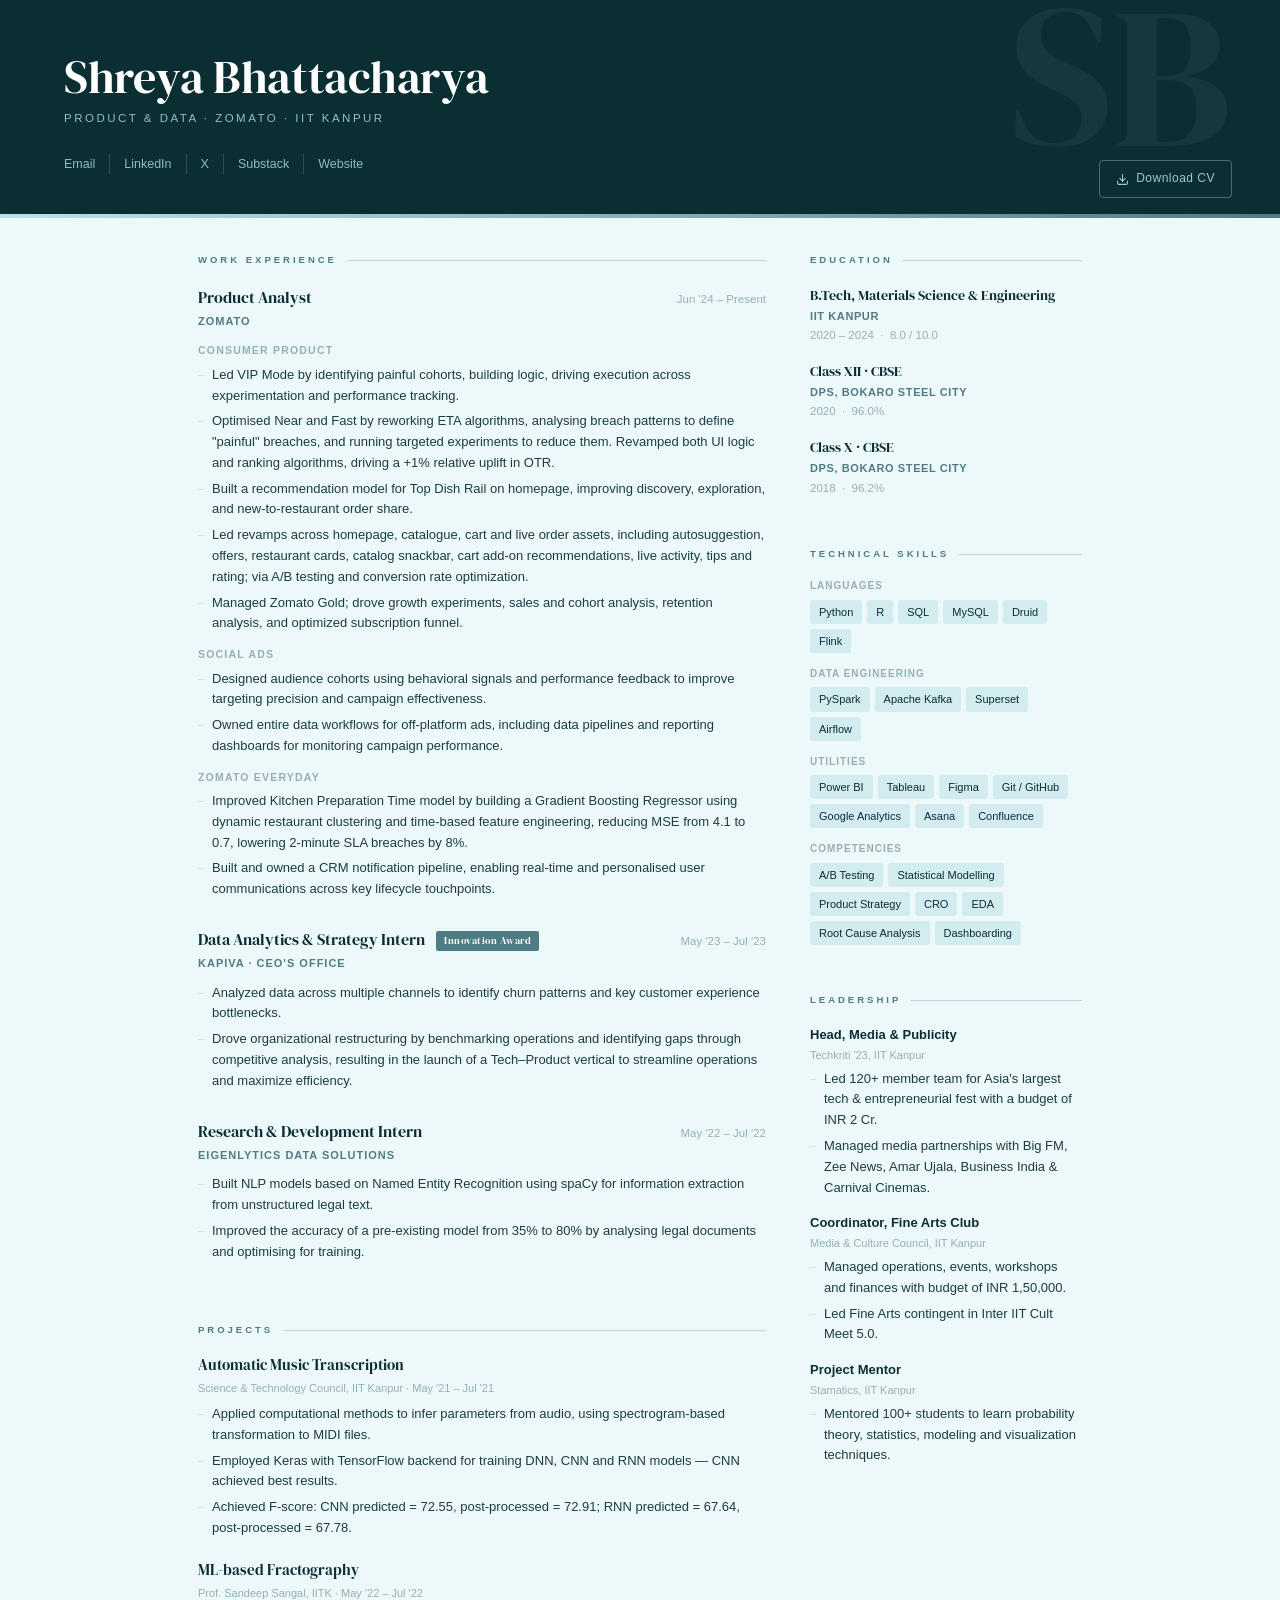
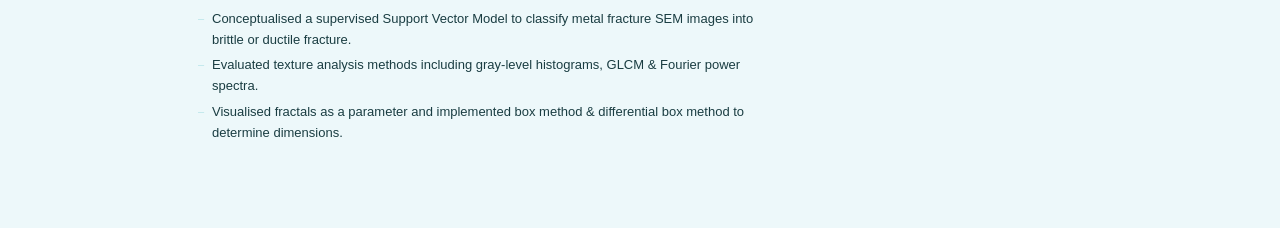
<file: resume.html>
<!DOCTYPE html>
<html lang="en">
<head>
<meta charset="UTF-8">
<meta name="viewport" content="width=device-width, initial-scale=1.0">
<title>Shreya Bhattacharya — Resume</title>
<link rel="icon" type="image/x-icon" href="img/favicon/favicon.ico">
<link rel="icon" type="image/png" sizes="16x16" href="img/favicon/favicon-16x16.png">
<link rel="icon" type="image/png" sizes="32x32" href="img/favicon/favicon-32x32.png">
<link rel="apple-touch-icon" sizes="180x180" href="img/favicon/apple-touch-icon.png">
<link rel="icon" type="image/png" sizes="192x192" href="img/favicon/android-chrome-192x192.png">
<link rel="icon" type="image/png" sizes="512x512" href="img/favicon/android-chrome-512x512.png">
<link href="https://fonts.googleapis.com/css2?family=DM+Serif+Display:ital@0;1&family=Google+Sans+Text:wght@300;400;500&display=swap" rel="stylesheet">
<style>
  :root {
    --bg:         #edf8fa;
    --mid:        #93B1B5;
    --teal:       #4F7C82;
    --dark:       #0B2E33;
    --light-teal: #B8E3E9;
    --ink:        #0B2E33;
    --muted:      #4F7C82;
    --tag-bg:     #d2ecf0;
    --divider:    #b8d8dd;
    --header-bg:  #0B2E33;
  }

  *, *::before, *::after { box-sizing: border-box; margin: 0; padding: 0; }

  body {
    font-family: 'Google Sans Text', 'Segoe UI', sans-serif;
    background: var(--bg);
    color: var(--ink);
    font-size: 13.5px;
    line-height: 1.65;
  }

  /* HEADER */
  header {
    background: var(--header-bg);
    color: #fff;
    padding: 52px 64px 44px;
    position: relative;
    overflow: hidden;
  }
  header::after {
    content: '';
    position: absolute;
    bottom: 0; left: 0; right: 0;
    height: 4px;
    background: linear-gradient(90deg, var(--light-teal), var(--teal));
  }
  header::before {
    content: 'SB';
    font-family: 'DM Serif Display', serif;
    font-size: 200px;
    color: rgba(184,227,233,0.06);
    position: absolute;
    right: 48px;
    top: -24px;
    line-height: 1;
    pointer-events: none;
    user-select: none;
  }

  .name {
    font-family: 'DM Serif Display', serif;
    font-size: 46px;
    font-weight: 400;
    letter-spacing: -0.3px;
    line-height: 1.1;
    margin-bottom: 6px;
  }
  .tagline {
    font-size: 11.5px;
    font-weight: 400;
    color: var(--light-teal);
    letter-spacing: 2.5px;
    text-transform: uppercase;
    margin-bottom: 26px;
    opacity: 0.8;
  }
  .contacts {
    display: flex;
    flex-wrap: wrap;
    align-items: center;
  }
  .contacts a {
    color: rgba(184,227,233,0.78);
    text-decoration: none;
    font-size: 12.5px;
    font-weight: 400;
    transition: color 0.2s;
    padding: 0 14px;
    border-right: 1px solid rgba(184,227,233,0.18);
  }
  .contacts a:first-child { padding-left: 0; }
  .contacts a:last-child { border-right: none; }
  .contacts a:hover { color: var(--light-teal); }

  /* LAYOUT */
  .wrapper {
    max-width: 980px;
    margin: 0 auto;
    padding: 0 48px 64px;
    display: grid;
    grid-template-columns: 1fr 272px;
    gap: 0 44px;
  }

  section { padding-top: 34px; }

  .section-label {
    font-size: 9.5px;
    letter-spacing: 3px;
    text-transform: uppercase;
    color: var(--teal);
    font-weight: 600;
    margin-bottom: 16px;
    display: flex;
    align-items: center;
    gap: 10px;
  }
  .section-label::after {
    content: '';
    flex: 1;
    height: 1px;
    background: var(--divider);
  }

  /* EXPERIENCE */
  .job { margin-bottom: 26px; }
  .job-header {
    display: flex;
    justify-content: space-between;
    align-items: baseline;
    flex-wrap: wrap;
    gap: 4px;
    margin-bottom: 2px;
  }
  .job-title {
    font-family: 'DM Serif Display', serif;
    font-size: 16px;
    font-weight: 400;
    color: var(--dark);
  }
  .job-period {
    font-size: 11.5px;
    color: var(--mid);
    white-space: nowrap;
  }
  .job-company {
    font-size: 11px;
    color: var(--teal);
    font-weight: 600;
    letter-spacing: 1px;
    margin-bottom: 10px;
    text-transform: uppercase;
  }
  .award-badge {
    display: inline-block;
    background: var(--teal);
    color: white;
    font-size: 9.5px;
    letter-spacing: 0.5px;
    padding: 2px 8px;
    border-radius: 2px;
    margin-left: 8px;
    vertical-align: middle;
    font-weight: 500;
  }
  .sub-role {
    font-size: 10.5px;
    font-weight: 600;
    color: var(--mid);
    text-transform: uppercase;
    letter-spacing: 1.2px;
    margin: 12px 0 5px;
  }

  ul { list-style: none; padding: 0; }
  ul li {
    font-size: 13px;
    color: #1a3d42;
    padding-left: 14px;
    position: relative;
    margin-bottom: 5px;
    line-height: 1.6;
  }
  ul li::before {
    content: '–';
    position: absolute;
    left: 0;
    color: var(--light-teal);
    font-size: 11px;
    top: 1px;
  }

  /* PROJECTS */
  .project { margin-bottom: 20px; }
  .project-title {
    font-family: 'DM Serif Display', serif;
    font-size: 14.5px;
    font-weight: 400;
    color: var(--dark);
    margin-bottom: 1px;
  }
  .project-meta {
    font-size: 11px;
    color: var(--mid);
    margin-bottom: 7px;
  }

  /* SIDEBAR */
  .sidebar section { padding-top: 34px; }

  .edu-item { margin-bottom: 15px; }
  .edu-degree {
    font-family: 'DM Serif Display', serif;
    font-size: 14px;
    font-weight: 400;
    color: var(--dark);
  }
  .edu-school {
    font-size: 11px;
    color: var(--teal);
    font-weight: 600;
    text-transform: uppercase;
    letter-spacing: 0.6px;
    margin-bottom: 1px;
  }
  .edu-meta {
    font-size: 11.5px;
    color: var(--mid);
  }

  .skill-group { margin-bottom: 13px; }
  .skill-cat {
    font-size: 10px;
    font-weight: 600;
    color: var(--mid);
    text-transform: uppercase;
    letter-spacing: 1px;
    margin-bottom: 5px;
  }
  .skill-tags { display: flex; flex-wrap: wrap; gap: 5px; }
  .tag {
    background: var(--tag-bg);
    color: var(--dark);
    font-size: 11px;
    padding: 3px 9px;
    border-radius: 3px;
    font-weight: 500;
  }

  .extra-item { margin-bottom: 12px; }
  .extra-role {
    font-size: 13px;
    font-weight: 600;
    color: var(--dark);
  }
  .extra-org {
    font-size: 11px;
    color: var(--mid);
    margin-bottom: 3px;
  }

  @keyframes fadeUp {
    from { opacity: 0; transform: translateY(14px); }
    to   { opacity: 1; transform: translateY(0); }
  }
  header   { animation: fadeUp 0.55s ease both; }
  .wrapper { animation: fadeUp 0.55s ease 0.1s both; }

  @media print {
    body { background: white; }
    header { -webkit-print-color-adjust: exact; print-color-adjust: exact; }
  }

  .download-btn {
  position: absolute;
  bottom: 20px;
  right: 48px;
  display: flex;
  align-items: center;
  gap: 7px;
  background: transparent;
  border: 1px solid rgba(184,227,233,0.35);
  color: rgba(184,227,233,0.85);
  font-size: 12px;
  font-weight: 500;
  letter-spacing: 0.5px;
  padding: 8px 16px;
  border-radius: 4px;
  cursor: pointer;
  text-decoration: none;
  transition: background 0.2s, border-color 0.2s, color 0.2s;
  z-index: 10;
}
.download-btn:hover {
  background: rgba(184,227,233,0.1);
  border-color: rgba(184,227,233,0.65);
  color: #fff;
}
.download-btn svg {
  width: 13px;
  height: 13px;
  flex-shrink: 0;
}
  
</style>
</head>
<body>

<header>
  <div class="name">Shreya Bhattacharya</div>
  <div class="tagline">Product &amp; Data · Zomato · IIT Kanpur</div>
  <div class="contacts">
    <a id="email-link" href="#" title="Click to copy email">Email</a>
    <a href="https://www.linkedin.com/in/shreyab20" target="_blank">LinkedIn</a>
    <a href="https://x.com/burgirdedo" target="_blank">X</a>
    <a href="https://bhatta20.substack.com/" target="_blank">Substack</a>
    <a href="https://shreyabhatta.github.io/" target="_blank">Website</a>
  </div>
  <div id="email-toast" style="
    display:none;
    position:fixed;
    bottom:28px;
    left:50%;
    transform:translateX(-50%);
    background:rgba(11,46,51,0.92);
    color:#B8E3E9;
    font-size:12.5px;
    padding:10px 20px;
    border-radius:6px;
    letter-spacing:0.3px;
    z-index:999;
    backdrop-filter:blur(6px);
    border:1px solid rgba(184,227,233,0.15);
    pointer-events:none;
  ">📋 Email copied to clipboard</div>
  <script>
    document.getElementById('email-link').addEventListener('click', function(e) {
      e.preventDefault();
      var email = ['pvt.shreyabhattacharya', 'gmail.com'].join('@');
      navigator.clipboard.writeText(email).then(function() {
        var toast = document.getElementById('email-toast');
        toast.style.display = 'block';
        setTimeout(function() { toast.style.display = 'none'; }, 2200);
      }).catch(function() {
        window.location.href = 'mailto:' + email;
      });
    });
  </script>
  
  <a class="download-btn" href="Current_Resume.pdf" download="Shreya_Bhattacharya_Resume.pdf">
    <svg viewBox="0 0 24 24" fill="none" stroke="currentColor" stroke-width="2" stroke-linecap="round" stroke-linejoin="round">
      <path d="M21 15v4a2 2 0 0 1-2 2H5a2 2 0 0 1-2-2v-4"/>
      <polyline points="7 10 12 15 17 10"/>
      <line x1="12" y1="15" x2="12" y2="3"/>
    </svg>
    Download CV
  </a>
  
</header>

<div class="wrapper">

  <main>

    <section>
      <div class="section-label">Work Experience</div>

      <div class="job">
        <div class="job-header">
          <div class="job-title">Product Analyst</div>
          <div class="job-period">Jun '24 – Present</div>
        </div>
        <div class="job-company">Zomato</div>

        <div class="sub-role">Consumer Product</div>
        <ul>
          <li>Led VIP Mode by identifying painful cohorts, building logic, driving execution across experimentation and performance tracking.</li>
          <li>Optimised Near and Fast by reworking ETA algorithms, analysing breach patterns to define "painful" breaches, and running targeted experiments to reduce them. Revamped both UI logic and ranking algorithms, driving a +1% relative uplift in OTR.</li>
          <li>Built a recommendation model for Top Dish Rail on homepage, improving discovery, exploration, and new-to-restaurant order share.</li>
          <li>Led revamps across homepage, catalogue, cart and live order assets, including autosuggestion, offers, restaurant cards, catalog snackbar, cart add-on recommendations, live activity, tips and rating; via A/B testing and conversion rate optimization.</li>
          <li>Managed Zomato Gold; drove growth experiments, sales and cohort analysis, retention analysis, and optimized subscription funnel.</li>
        </ul>

        <div class="sub-role">Social Ads</div>
        <ul>
          <li>Designed audience cohorts using behavioral signals and performance feedback to improve targeting precision and campaign effectiveness.</li>
          <li>Owned entire data workflows for off-platform ads, including data pipelines and reporting dashboards for monitoring campaign performance.</li>
        </ul>

        <div class="sub-role">Zomato Everyday</div>
        <ul>
          <li>Improved Kitchen Preparation Time model by building a Gradient Boosting Regressor using dynamic restaurant clustering and time-based feature engineering, reducing MSE from 4.1 to 0.7, lowering 2-minute SLA breaches by 8%.</li>
          <li>Built and owned a CRM notification pipeline, enabling real-time and personalised user communications across key lifecycle touchpoints.</li>
        </ul>
      </div>

      <div class="job">
        <div class="job-header">
          <div class="job-title">Data Analytics &amp; Strategy Intern <span class="award-badge">Innovation Award</span></div>
          <div class="job-period">May '23 – Jul '23</div>
        </div>
        <div class="job-company">Kapiva · CEO's Office</div>
        <ul>
          <li>Analyzed data across multiple channels to identify churn patterns and key customer experience bottlenecks.</li>
          <li>Drove organizational restructuring by benchmarking operations and identifying gaps through competitive analysis, resulting in the launch of a Tech–Product vertical to streamline operations and maximize efficiency.</li>
        </ul>
      </div>

      <div class="job">
        <div class="job-header">
          <div class="job-title">Research &amp; Development Intern</div>
          <div class="job-period">May '22 – Jul '22</div>
        </div>
        <div class="job-company">Eigenlytics Data Solutions</div>
        <ul>
          <li>Built NLP models based on Named Entity Recognition using spaCy for information extraction from unstructured legal text.</li>
          <li>Improved the accuracy of a pre-existing model from 35% to 80% by analysing legal documents and optimising for training.</li>
        </ul>
      </div>
    </section>

    <section>
      <div class="section-label">Projects</div>

      <div class="project">
        <div class="project-title">Automatic Music Transcription</div>
        <div class="project-meta">Science &amp; Technology Council, IIT Kanpur · May '21 – Jul '21</div>
        <ul>
          <li>Applied computational methods to infer parameters from audio, using spectrogram-based transformation to MIDI files.</li>
          <li>Employed Keras with TensorFlow backend for training DNN, CNN and RNN models — CNN achieved best results.</li>
          <li>Achieved F-score: CNN predicted = 72.55, post-processed = 72.91; RNN predicted = 67.64, post-processed = 67.78.</li>
        </ul>
      </div>

      <div class="project">
        <div class="project-title">ML-based Fractography</div>
        <div class="project-meta">Prof. Sandeep Sangal, IITK · May '22 – Jul '22</div>
        <ul>
          <li>Conceptualised a supervised Support Vector Model to classify metal fracture SEM images into brittle or ductile fracture.</li>
          <li>Evaluated texture analysis methods including gray-level histograms, GLCM &amp; Fourier power spectra.</li>
          <li>Visualised fractals as a parameter and implemented box method &amp; differential box method to determine dimensions.</li>
        </ul>
      </div>
    </section>

  </main>

  <aside class="sidebar">

    <section>
      <div class="section-label">Education</div>
      <div class="edu-item">
        <div class="edu-degree">B.Tech, Materials Science &amp; Engineering</div>
        <div class="edu-school">IIT Kanpur</div>
        <div class="edu-meta">2020 – 2024 &nbsp;·&nbsp; 8.0 / 10.0</div>
      </div>
      <div class="edu-item">
        <div class="edu-degree">Class XII · CBSE</div>
        <div class="edu-school">DPS, Bokaro Steel City</div>
        <div class="edu-meta">2020 &nbsp;·&nbsp; 96.0%</div>
      </div>
      <div class="edu-item">
        <div class="edu-degree">Class X · CBSE</div>
        <div class="edu-school">DPS, Bokaro Steel City</div>
        <div class="edu-meta">2018 &nbsp;·&nbsp; 96.2%</div>
      </div>
    </section>

    <section>
      <div class="section-label">Technical Skills</div>
      <div class="skill-group">
        <div class="skill-cat">Languages</div>
        <div class="skill-tags">
          <span class="tag">Python</span><span class="tag">R</span><span class="tag">SQL</span>
          <span class="tag">MySQL</span><span class="tag">Druid</span><span class="tag">Flink</span>
        </div>
      </div>
      <div class="skill-group">
        <div class="skill-cat">Data Engineering</div>
        <div class="skill-tags">
          <span class="tag">PySpark</span><span class="tag">Apache Kafka</span><span class="tag">Superset</span><span class="tag">Airflow</span>
        </div>
      </div>
      <div class="skill-group">
        <div class="skill-cat">Utilities</div>
        <div class="skill-tags">
          <span class="tag">Power BI</span><span class="tag">Tableau</span><span class="tag">Figma</span>
          <span class="tag">Git / GitHub</span><span class="tag">Google Analytics</span>
          <span class="tag">Asana</span><span class="tag">Confluence</span>
        </div>
      </div>
      <div class="skill-group">
        <div class="skill-cat">Competencies</div>
        <div class="skill-tags">
          <span class="tag">A/B Testing</span><span class="tag">Statistical Modelling</span>
          <span class="tag">Product Strategy</span><span class="tag">CRO</span>
          <span class="tag">EDA</span><span class="tag">Root Cause Analysis</span>
          <span class="tag">Dashboarding</span>
        </div>
      </div>
    </section>

    <section>
      <div class="section-label">Leadership</div>

      <div class="extra-item">
        <div class="extra-role">Head, Media &amp; Publicity</div>
        <div class="extra-org">Techkriti '23, IIT Kanpur</div>
        <ul style="margin-top:5px;">
          <li>Led 120+ member team for Asia's largest tech &amp; entrepreneurial fest with a budget of INR 2 Cr.</li>
          <li>Managed media partnerships with Big FM, Zee News, Amar Ujala, Business India &amp; Carnival Cinemas.</li>
        </ul>
      </div>

      <div class="extra-item" style="margin-top:14px;">
        <div class="extra-role">Coordinator, Fine Arts Club</div>
        <div class="extra-org">Media &amp; Culture Council, IIT Kanpur</div>
        <ul style="margin-top:5px;">
          <li>Managed operations, events, workshops and finances with budget of INR 1,50,000.</li>
          <li>Led Fine Arts contingent in Inter IIT Cult Meet 5.0.</li>
        </ul>
      </div>

      <div class="extra-item" style="margin-top:14px;">
        <div class="extra-role">Project Mentor</div>
        <div class="extra-org">Stamatics, IIT Kanpur</div>
        <ul style="margin-top:5px;">
          <li>Mentored 100+ students to learn probability theory, statistics, modeling and visualization techniques.</li>
</file>
